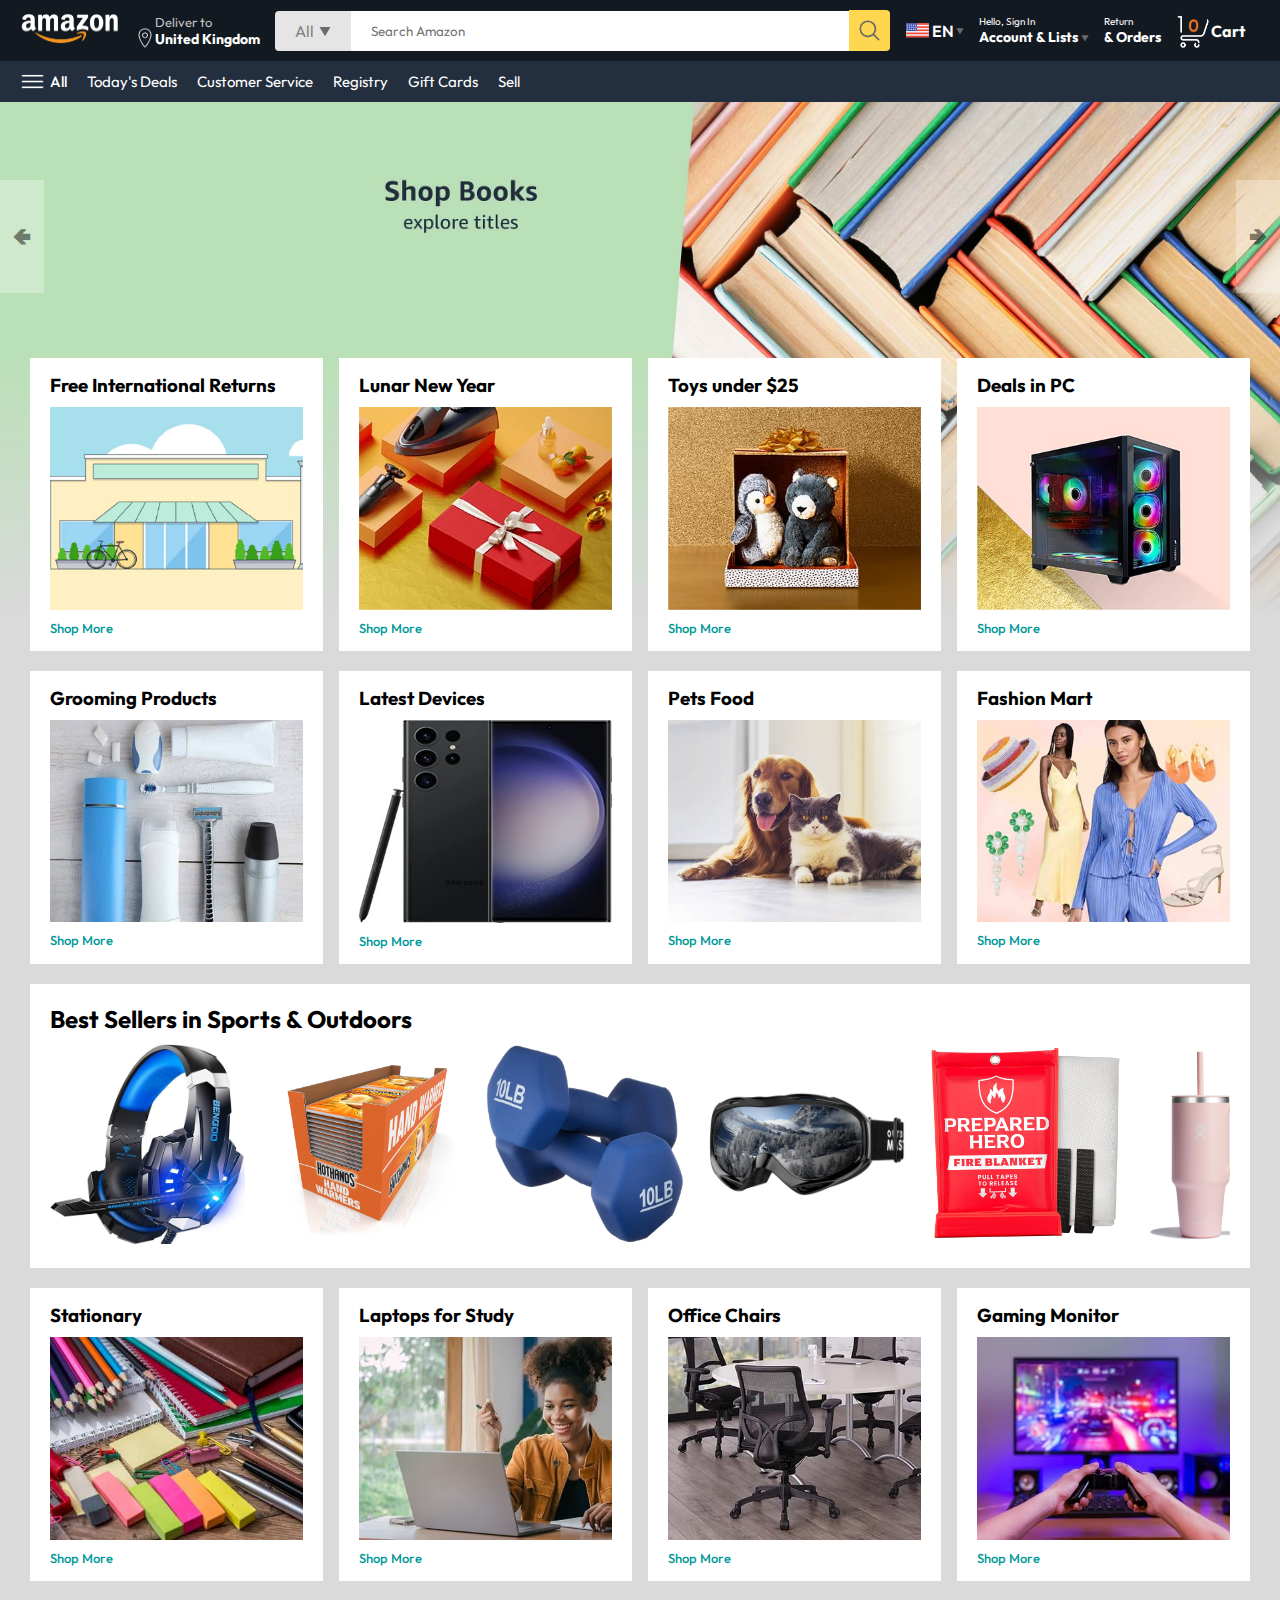
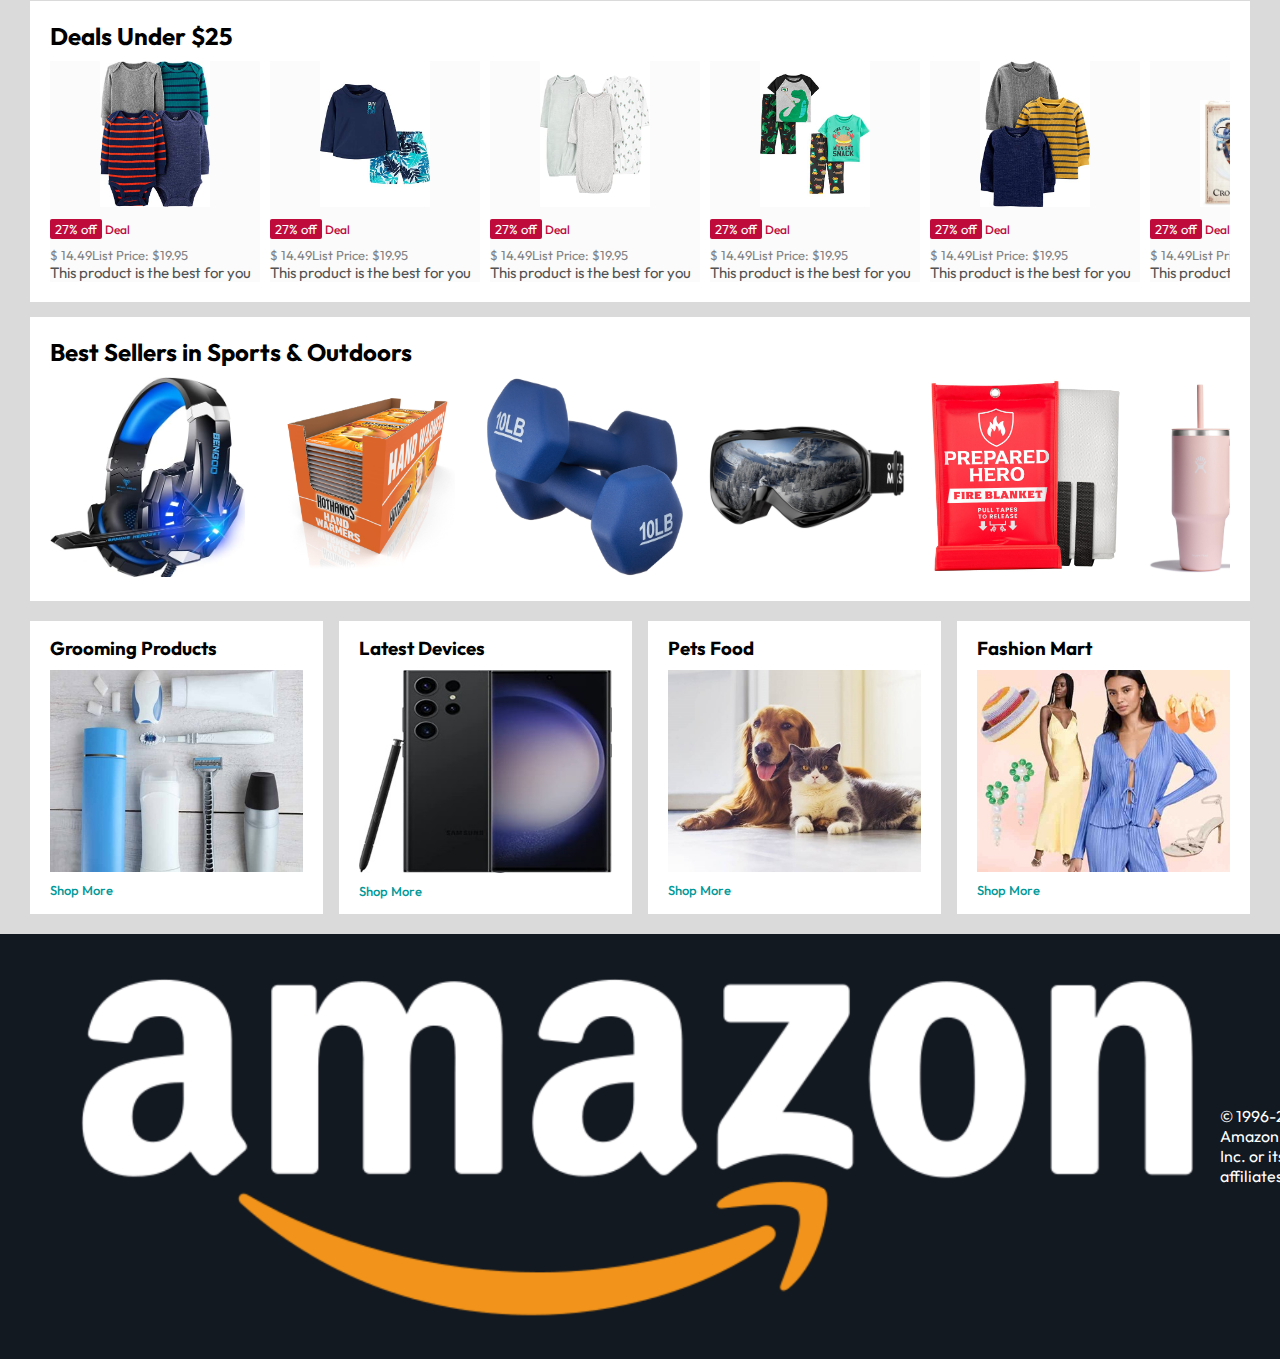
<file: index.html>
<!DOCTYPE html>
<html lang="en">

<head>
    <meta charset="UTF-8">
    <meta name="viewport" content="width=device-width, initial-scale=1.0">
    <title>Amazon Clone</title>
    <link rel="stylesheet" href="style.css">
</head>

<body>

    <nav>
        <a href="/">
            <img src="./assets/amazon_logo.png" width="100">
        </a>
        <div class="nav-country">
            <img src="./assets/location_icon.png" height="20" alt="">
            <div>
                <p>Deliver to</p>
                <h1>United Kingdom</h1>
            </div>
        </div>

        <div class="nav-search">
            <div class="nav-search-category">
                <p>All</p>
                <img src="./assets/dropdown_icon.png" height="12" alt="">
            </div>
            <input type="text" class="nav-search-input" placeholder="Search Amazon">
            <img src="./assets/search_icon.png" class="nav-search-icon">
        </div>

        <div class="nav-language">
            <img src="./assets/us_flag.png" width="25px" alt="">
            <p>EN</p>
            <img src="./assets/dropdown_icon.png" width="8px" alt="">
        </div>

        <div class="nav-text">
            <p><a href="/signin.html">Hello, Sign In</a></p>
            <h1>Account & Lists <img src="./assets/dropdown_icon.png" width="8px"></h1>
        </div>

        <div class="nav-text">
            <p>Return</p>
            <h1>& Orders</h1>
        </div>

        <a href="/signin.html" class="mobile-user-icon" style="display: none;">
            <img src="./assets/user.png" alt="">
        </a>

        <a href="./cart.html" class="nav-cart">
            <img src="./assets/cart_icon.png" width="35px" alt="">
            <h4>Cart</h4>
        </a>
    </nav>


    <div class="nav-bottom">
        <div>
            <img src="./assets/menu_icon.png" width="25px">
            <p>All</p>
        </div>
        <p>Today's Deals</p>
        <p>Customer Service</p>
        <p>Registry</p>
        <p>Gift Cards</p>
        <p>Sell</p>
    </div>

    <div class="header-slider">
        <a href="#" class="control_prev">&#129144</a>
        <a href="#" class="control_next">&#129146</a>
        <ul>
            <img src="./assets/header1.jpg" class="header-img" alt="">
            <img src="./assets/header2.jpg" class="header-img" alt="">
            <img src="./assets/header3.jpg" class="header-img" alt="">
            <img src="./assets/header4.jpg" class="header-img" alt="">
            <img src="./assets/header5.jpg" class="header-img" alt="">
            <img src="./assets/header6.jpg" class="header-img" alt="">

        </ul>
    </div>

    <div class="box-row header-box">
        <div class="box-col">
            <h3>Free International Returns</h3>
            <img src="./assets/box1-1.jpg" alt="">
            <a href="/">Shop More</a>
        </div>
        <div class="box-col">
            <h3>Lunar New Year</h3>
            <img src="./assets/box1-2.jpg" alt="">
            <a href="/">Shop More</a>
        </div>
        <div class="box-col">
            <h3>Toys under $25</h3>
            <img src="./assets/box1-3.jpg" alt="">
            <a href="/">Shop More</a>
        </div>
        <div class="box-col">
            <h3>Deals in PC</h3>
            <img src="./assets/box1-4.jpg" alt="">
            <a href="/">Shop More</a>
        </div>
    </div>

    <div class="box-row ">
        <div class="box-col">
            <h3>Grooming Products</h3>
            <img src="./assets/box2-1.jpg" alt="">
            <a href="/">Shop More</a>
        </div>
        <div class="box-col">
            <h3>Latest Devices</h3>
            <img src="./assets/box2-2.jpg" alt="">
            <a href="/">Shop More</a>
        </div>
        <div class="box-col">
            <h3>Pets Food</h3>
            <img src="./assets/box2-3.jpg" alt="">
            <a href="/">Shop More</a>
        </div>
        <div class="box-col">
            <h3>Fashion Mart</h3>
            <img src="./assets/box2-4.jpg" alt="">
            <a href="/">Shop More</a>
        </div>
    </div>

    <div class="products-slider">
        <h2>Best Sellers in Sports & Outdoors</h2>
        <div class="products">
            <a href="/product.html">
                <img src="./assets/product_img.jpg" alt="">
            </a>
            <img src="./assets/product1-1.jpg" alt="">
            <img src="./assets/product1-2.jpg" alt="">
            <img src="./assets/product1-3.jpg" alt="">
            <img src="./assets/product1-4.jpg" alt="">
            <img src="./assets/product1-5.jpg" alt="">
            <img src="./assets/product1-6.jpg" alt="">
            <img src="./assets/product1-7.jpg" alt="">
            <img src="./assets/product1-8.jpg" alt="">
            <img src="./assets/product1-9.jpg" alt="">
            <img src="./assets/product1-10.jpg" alt="">
        </div>
    </div>

    <div class="box-row ">
        <div class="box-col">
            <h3>Stationary</h3>
            <img src="./assets/box3-1.jpg" alt="">
            <a href="/">Shop More</a>
        </div>
        <div class="box-col">
            <h3>Laptops for Study</h3>
            <img src="./assets/box3-2.jpg" alt="">
            <a href="/">Shop More</a>
        </div>
        <div class="box-col">
            <h3>Office Chairs</h3>
            <img src="./assets/box3-3.jpg" alt="">
            <a href="/">Shop More</a>
        </div>
        <div class="box-col">
            <h3>Gaming Monitor</h3>
            <img src="./assets/box3-4.jpg" alt="">
            <a href="/">Shop More</a>
        </div>
    </div>

    <div class="product-slider-with-price">
        <h2>Deals Under $25</h2>
        <div class="products">
            <div class="product-card">
                <div class="product-img-container">
                    <img src="./assets/product2-1.jpg" alt="">
                </div>
                <div class="product-offer">
                    <p>27% off</p> <span>Deal</span>
                </div>
                <p class="product-price">$ <span>14.49</span>List Price: $19.95</p>
                <h4>This product is the best for you</h4>
            </div>

            <div class="product-card">
                <div class="product-img-container">
                    <img src="./assets/product2-2.jpg" alt="">
                </div>
                <div class="product-offer">
                    <p>27% off</p> <span>Deal</span>
                </div>
                <p class="product-price">$ <span>14.49</span>List Price: $19.95</p>
                <h4>This product is the best for you</h4>
            </div>

            <div class="product-card">
                <div class="product-img-container">
                    <img src="./assets/product2-3.jpg" alt="">
                </div>
                <div class="product-offer">
                    <p>27% off</p> <span>Deal</span>
                </div>
                <p class="product-price">$ <span>14.49</span>List Price: $19.95</p>
                <h4>This product is the best for you</h4>
            </div>

            <div class="product-card">
                <div class="product-img-container">
                    <img src="./assets/product2-4.jpg" alt="">
                </div>
                <div class="product-offer">
                    <p>27% off</p> <span>Deal</span>
                </div>
                <p class="product-price">$ <span>14.49</span>List Price: $19.95</p>
                <h4>This product is the best for you</h4>
            </div>

            <div class="product-card">
                <div class="product-img-container">
                    <img src="./assets/product2-5.jpg" alt="">
                </div>
                <div class="product-offer">
                    <p>27% off</p> <span>Deal</span>
                </div>
                <p class="product-price">$ <span>14.49</span>List Price: $19.95</p>
                <h4>This product is the best for you</h4>
            </div>

            <div class="product-card">
                <div class="product-img-container">
                    <img src="./assets/product2-6.jpg" alt="">
                </div>
                <div class="product-offer">
                    <p>27% off</p> <span>Deal</span>
                </div>
                <p class="product-price">$ <span>14.49</span>List Price: $19.95</p>
                <h4>This product is the best for you</h4>
            </div>

            <div class="product-card">
                <div class="product-img-container">
                    <img src="./assets/product2-7.jpg" alt="">
                </div>
                <div class="product-offer">
                    <p>27% off</p> <span>Deal</span>
                </div>
                <p class="product-price">$ <span>14.49</span>List Price: $19.95</p>
                <h4>This product is the best for you</h4>
            </div>

            <div class="product-card">
                <div class="product-img-container">
                    <img src="./assets/product2-8.jpg" alt="">
                </div>
                <div class="product-offer">
                    <p>27% off</p> <span>Deal</span>
                </div>
                <p class="product-price">$ <span>14.49</span>List Price: $19.95</p>
                <h4>This product is the best for you</h4>
            </div>

            <div class="product-card">
                <div class="product-img-container">
                    <img src="./assets/product2-9.jpg" alt="">
                </div>
                <div class="product-offer">
                    <p>27% off</p> <span>Deal</span>
                </div>
                <p class="product-price">$ <span>14.49</span>List Price: $19.95</p>
                <h4>This product is the best for you</h4>
            </div>

            <div class="product-card">
                <div class="product-img-container">
                    <img src="./assets/product2-10.jpg" alt="">
                </div>
                <div class="product-offer">
                    <p>27% off</p> <span>Deal</span>
                </div>
                <p class="product-price">$ <span>14.49</span>List Price: $19.95</p>
                <h4>This product is the best for you</h4>
            </div>

            <div class="product-card">
                <div class="product-img-container">
                    <img src="./assets/product2-11.jpg" alt="">
                </div>
                <div class="product-offer">
                    <p>27% off</p> <span>Deal</span>
                </div>
                <p class="product-price">$ <span>14.49</span>List Price: $19.95</p>
                <h4>This product is the best for you</h4>
            </div>
        </div>
    </div>

    <div class="products-slider">
        <h2>Best Sellers in Sports & Outdoors</h2>
        <div class="products">
            <a href="/product.html">
                <img src="./assets/product_img.jpg" alt="">
            </a>
            <img src="./assets/product1-1.jpg" alt="">
            <img src="./assets/product1-2.jpg" alt="">
            <img src="./assets/product1-3.jpg" alt="">
            <img src="./assets/product1-4.jpg" alt="">
            <img src="./assets/product1-5.jpg" alt="">
            <img src="./assets/product1-6.jpg" alt="">
            <img src="./assets/product1-7.jpg" alt="">
            <img src="./assets/product1-8.jpg" alt="">
            <img src="./assets/product1-9.jpg" alt="">
            <img src="./assets/product1-10.jpg" alt="">
        </div>
    </div>

    <div class="box-row ">
        <div class="box-col">
            <h3>Grooming Products</h3>
            <img src="./assets/box2-1.jpg" alt="">
            <a href="/">Shop More</a>
        </div>
        <div class="box-col">
            <h3>Latest Devices</h3>
            <img src="./assets/box2-2.jpg" alt="">
            <a href="/">Shop More</a>
        </div>
        <div class="box-col">
            <h3>Pets Food</h3>
            <img src="./assets/box2-3.jpg" alt="">
            <a href="/">Shop More</a>
        </div>
        <div class="box-col">
            <h3>Fashion Mart</h3>
            <img src="./assets/box2-4.jpg" alt="">
            <a href="/">Shop More</a>
        </div>
    </div>

    <footer>
        <img src="./assets/amazon_logo.png" width="100%" alt="">
        <p>© 1996-2024, Amazon.com, Inc. or its affiliates</p>
    </footer>

    <script src="script.js"></script>
</body>

</html>
</file>
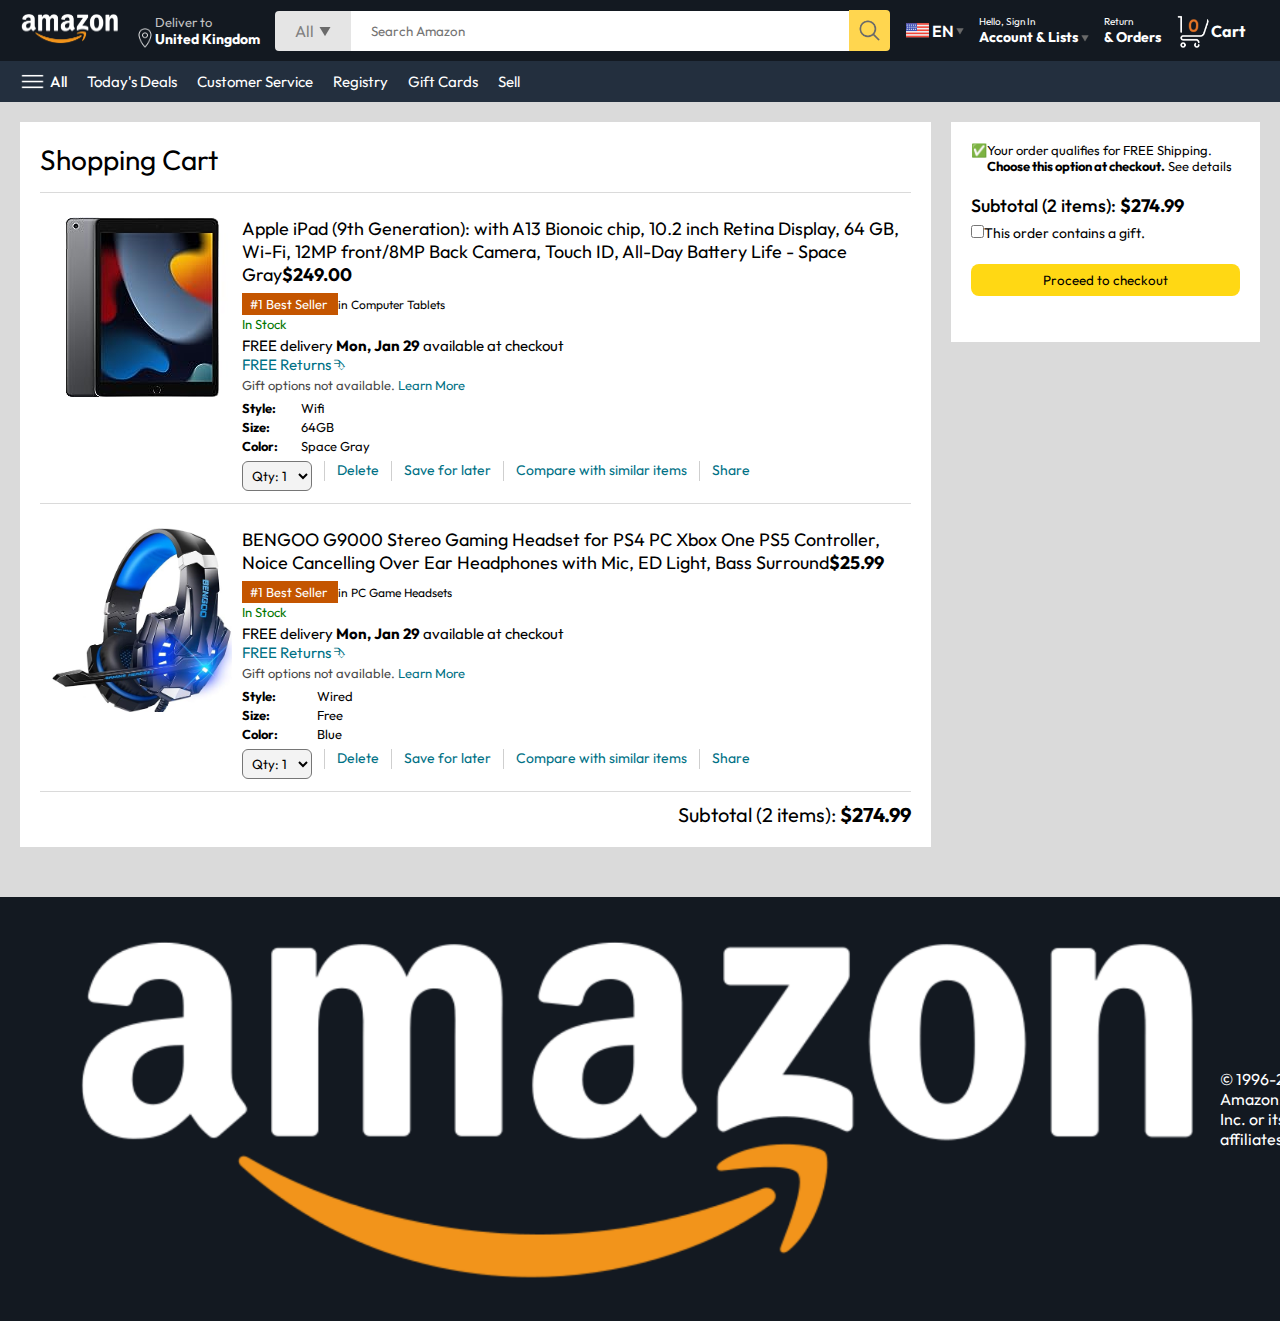
<file: cart.html>
<!DOCTYPE html>
<html lang="en">
<head>
    <meta charset="UTF-8">
    <meta name="viewport" content="width=device-width, initial-scale=1.0">
    <title>Cart</title>
    <link rel="stylesheet" href="./style.css">
    <link rel="stylesheet" href="./cart.css">
</head>
<body>
    
    
    <nav>
        <a href="/">
            <img src="./assets/amazon_logo.png" width="100">
        </a>
        <div class="nav-country">
            <img src="./assets/location_icon.png" height="20" alt="">
            <div>
                <p>Deliver to</p>
                <h1>United Kingdom</h1>
            </div>
        </div>

        <div class="nav-search">
            <div class="nav-search-category">
                <p>All</p>
                <img src="./assets/dropdown_icon.png" height="12" alt="">
            </div>
            <input type="text" class="nav-search-input" placeholder="Search Amazon">
            <img src="./assets/search_icon.png" class="nav-search-icon">
        </div>

        <div class="nav-language">
            <img src="./assets/us_flag.png" width="25px" alt="">
            <p>EN</p>
            <img src="./assets/dropdown_icon.png" width="8px" alt="">
        </div>

        <div class="nav-text">
            <p><a href="/signin.html">Hello, Sign In</a></p>
            <h1>Account & Lists <img src="./assets/dropdown_icon.png" width="8px"></h1>
        </div>

        <div class="nav-text">
            <p>Return</p>
            <h1>& Orders</h1>
        </div>

        <a href="" class="nav-cart">
            <img src="./assets/cart_icon.png" width="35px" alt="">
            <h4>Cart</h4>
        </a>
    </nav>


    <div class="nav-bottom">
        <div>
            <img src="./assets/menu_icon.png" width="25px">
            <p>All</p>
        </div>
        <p>Today's Deals</p>
        <p>Customer Service</p>
        <p>Registry</p>
        <p>Gift Cards</p>
        <p>Sell</p>
    </div>


    <div class="cart">
        <div class="cart-left">
            <h1>Shopping Cart</h1>
            <hr>
            <div class="product-cart-list">
                <img src="./assets/ipad_img.jpg" alt="" width="180px">
                <div>
                    <div class="product-cart-titleprice">
                        <p>Apple iPad (9th Generation): with A13 Bionoic chip, 10.2 inch Retina Display, 64 GB, Wi-Fi, 12MP front/8MP Back Camera, Touch ID, All-Day Battery Life - Space Gray<b>$249.00</b></p>
                    </div>
                    <p class="product-cart-bestseller">
                        <span>#1 Best Seller </span>in Computer Tablets
                    </p>
                    <p class="product-cart-stock">In Stock</p>
                    <p class="product-cart-delivery">FREE delivery <b>Mon, Jan 29</b> available at checkout</p>
                    <p class="product-cart-returns">FREE Returns &#11191</p>
                    <p class="product-cart-giftoptions">Gift options not available. <span>Learn More</span></p>

                    <div class="product-cart-specs">
                        <p><b>Style: </b></p> <p>Wifi</p>
                        <p><b>Size: </b></p> <p>64GB</p>
                        <p><b>Color: </b></p> <p>Space Gray</p>
                    </div>

                    <div class="cart-list-action">
                        <select>
                            <option value="1">Qty: 1</option>
                            <option value="2">Qty: 3</option>
                            <option value="3">Qty: 3</option>
                            <option value="4">Qty: 4</option>
                            <option value="5">Qty: 5</option>
                        </select>
                        <hr>

                        <p class="action-btn">Delete</p>
                        <hr>
                        <p class="action-btn">Save for later</p>
                        <hr>
                        <p class="action-btn">Compare with similar items</p>
                        <hr>
                        <p class="action-btn">Share</p>

                    </div>

                </div>
            </div>

            <hr>

            <div class="product-cart-list">
                <img src="./assets/product_img.jpg" alt="" width="180px">
                <div>
                    <div class="product-cart-titleprice">
                        <p>BENGOO G9000 Stereo Gaming Headset for PS4 PC Xbox One PS5 Controller, Noice Cancelling Over Ear Headphones with Mic, ED Light, Bass Surround<b>$25.99</b></p>
                    </div>
                    <p class="product-cart-bestseller">
                        <span>#1 Best Seller </span>in PC Game Headsets</p>
                    <p class="product-cart-stock">In Stock</p>
                    <p class="product-cart-delivery">FREE delivery <b>Mon, Jan 29</b> available at checkout</p>
                    <p class="product-cart-returns">FREE Returns &#11191</p>
                    <p class="product-cart-giftoptions">Gift options not available. <span>Learn More</span></p>

                    <div class="product-cart-specs">
                        <p><b>Style: </b></p> <p>Wired</p>
                        <p><b>Size: </b></p> <p>Free</p>
                        <p><b>Color: </b></p> <p>Blue</p>
                    </div>

                    <div class="cart-list-action">
                        <select>
                            <option value="1">Qty: 1</option>
                            <option value="2">Qty: 3</option>
                            <option value="3">Qty: 3</option>
                            <option value="4">Qty: 4</option>
                            <option value="5">Qty: 5</option>
                        </select>
                        <hr>

                        <p class="action-btn">Delete</p>
                        <hr>
                        <p class="action-btn">Save for later</p>
                        <hr>
                        <p class="action-btn">Compare with similar items</p>
                        <hr>
                        <p class="action-btn">Share</p>

                    </div>

                </div>
            </div>
            <hr>

            <div class="cart-list-subtotal">
                Subtotal (2 items): <b>$274.99</b>
            </div>


        </div>


        <div class="cart-right">

           <div class="cart-free-delivery">
            <p>&#x2705</p>
            <p>Your order qualifies for FREE Shipping. <b>Choose this option at checkout.</b> See details</p>
           </div> 

           <p class="cart-subtotal">Subtotal (2 items): <b>$274.99</b></p>
           <p class="cart-right-gift"> <input type="checkbox" name="" id="">This order contains a gift.</p>
           <button>Proceed to checkout</button>

        </div>
    </div>

    <footer class="footer-cart">
        <img src="./assets/amazon_logo.png" width="100%" alt="">
        <p>© 1996-2024, Amazon.com, Inc. or its affiliates</p>
    </footer>


</body>
</html>
</file>
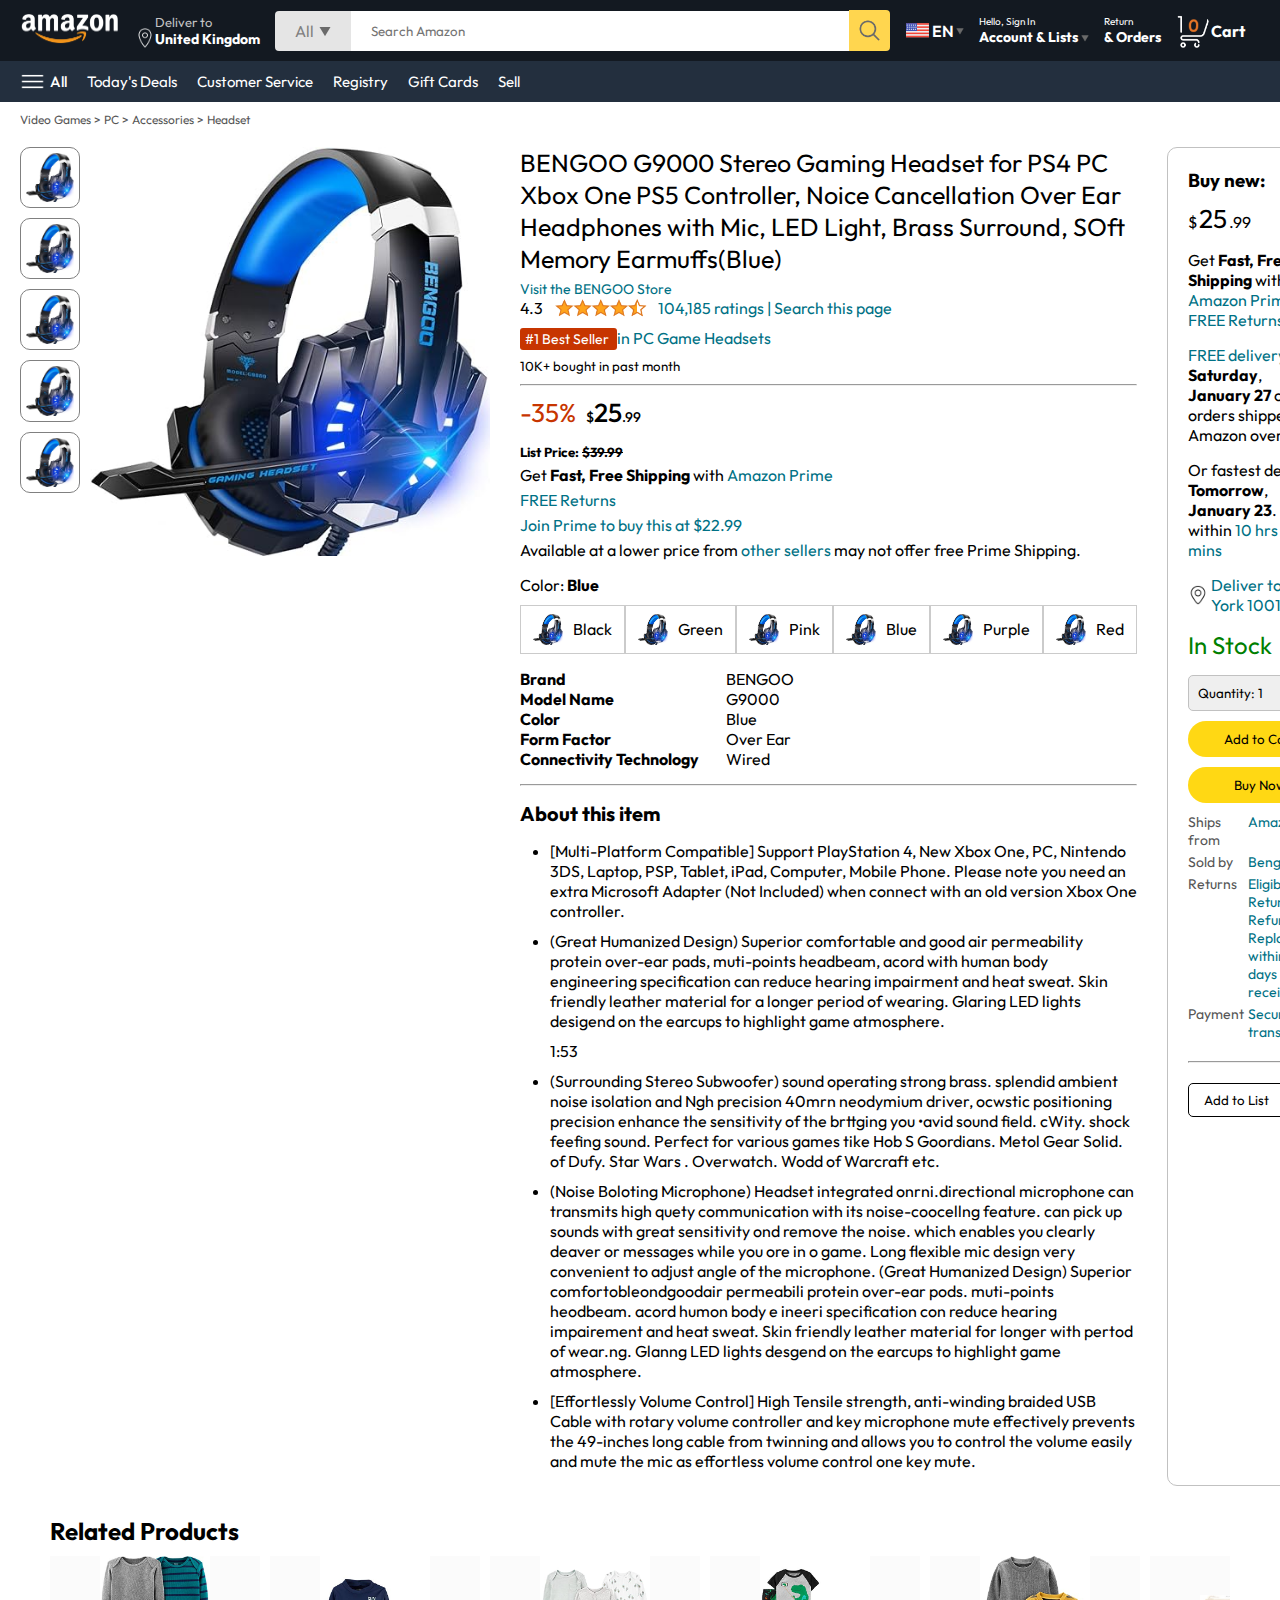
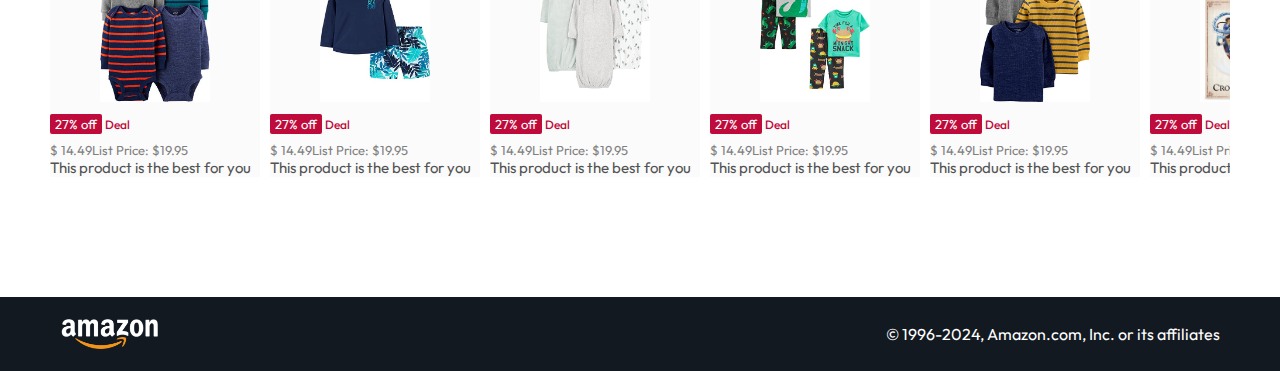
<file: product.html>
<!DOCTYPE html>
<html lang="en">

<head>
    <meta charset="UTF-8">
    <meta name="viewport" content="width=device-width, initial-scale=1.0">
    <title>Product Page</title>
    <link rel="stylesheet" href="style.css">
    <link rel="stylesheet" href="product.css">

</head>

<body>

    <nav>
        <a href="/">
            <img src="./assets/amazon_logo.png" width="100">
        </a>
        <div class="nav-country">
            <img src="./assets/location_icon.png" height="20" alt="">
            <div>
                <p>Deliver to</p>
                <h1>United Kingdom</h1>
            </div>
        </div>

        <div class="nav-search">
            <div class="nav-search-category">
                <p>All</p>
                <img src="./assets/dropdown_icon.png" height="12" alt="">
            </div>
            <input type="text" class="nav-search-input" placeholder="Search Amazon">
            <img src="./assets/search_icon.png" class="nav-search-icon">
        </div>

        <div class="nav-language">
            <img src="./assets/us_flag.png" width="25px" alt="">
            <p>EN</p>
            <img src="./assets/dropdown_icon.png" width="8px" alt="">
        </div>

        <div class="nav-text">
            <p><a href="/signin.html">Hello, Sign In</a></p>
            <h1>Account & Lists <img src="./assets/dropdown_icon.png" width="8px"></h1>
        </div>

        <div class="nav-text">
            <p>Return</p>
            <h1>& Orders</h1>
        </div>

        <a href="/signin.html" class="mobile-user-icon" style="display: none;"><img src="./assets/user.png" alt=""></a>

        <a href="" class="nav-cart">
            <img src="./assets/cart_icon.png" width="35px" alt="">
            <h4>Cart</h4>
        </a>
    </nav>


    <div class="nav-bottom">
        <div>
            <img src="./assets/menu_icon.png" width="25px">
            <p>All</p>
        </div>
        <p>Today's Deals</p>
        <p>Customer Service</p>
        <p>Registry</p>
        <p>Gift Cards</p>
        <p>Sell</p>
    </div>

    <p class="breadcrum">Video Games > PC > Accessories > Headset</p>

    <div class="product-display">
        <div class="product-d-image">
            <div class="product-icons">
                <img src="./assets/product_img.jpg" alt="" width="60">
                <img src="./assets/product_img.jpg" alt="" width="60">
                <img src="./assets/product_img.jpg" alt="" width="60">
                <img src="./assets/product_img.jpg" alt="" width="60">
                <img src="./assets/product_img.jpg" alt="" width="60">
            </div>
            <div class="product-main-image">
                <img src="./assets/product_img.jpg" alt="" width="400">
            </div>
        </div>
        <div class="product-d-details">
            <p class="product-title">
                BENGOO G9000 Stereo Gaming Headset for PS4 PC Xbox One PS5
                Controller, Noice Cancellation Over Ear Headphones with Mic, LED
                Light, Brass Surround, SOft Memory Earmuffs(Blue)
            </p>
            <div class="brand-store">
                Visit the BENGOO Store
            </div>
            <div class="product-rating">
                <div>
                    <div>4.3 <img src="./assets/rating_img.png" alt="" height="20px"></div>
                    <p>104,185 ratings | Search this page </p>
                </div>
                <p><span>#1 Best Seller </span> in PC Game Headsets</p>
                <h5>10K+ bought in past month</h5>
                <hr>
            </div>

            <div class="product-d-price">
                <div>
                    <p>-35%</p>
                    <h1>$<span>25</span>.99</h1>
                </div>
                <h5>List Price: <span>$39.99</span></h5>
                <p>Get <b> Fast, Free Shipping </b> with <span>Amazon Prime</span></p>
                <p><span>FREE Returns</span></p>
                <p><span>Join Prime to buy this at $22.99</span></p>
                <p>Available at a lower price from <span>other sellers </span> may not
                    offer free Prime Shipping.</p>
            </div>

            <div class="product-color-selection">
                <p>Color: <b>Blue</b></p>
                <div class="product-color-options">
                    <div class="option">
                        <img src="./assets/product_img.jpg" alt="" width="30px">
                        <p>Black</p>
                    </div>
                    <div class="option">
                        <img src="./assets/product_img.jpg" alt="" width="30px">
                        <p>Green</p>
                    </div>
                    <div class="option">
                        <img src="./assets/product_img.jpg" alt="" width="30px">
                        <p>Pink</p>
                    </div>
                    <div class="option">
                        <img src="./assets/product_img.jpg" alt="" width="30px">
                        <p>Blue</p>
                    </div>
                    <div class="option">
                        <img src="./assets/product_img.jpg" alt="" width="30px">
                        <p>Purple</p>
                    </div>
                    <div class="option">
                        <img src="./assets/product_img.jpg" alt="" width="30px">
                        <p>Red</p>
                    </div>

                </div>

                    <div class="product-info">
                        <p><b>Brand</b></p>
                        <p>BENGOO</p>
                        <p><b>Model Name</b></p>
                        <p>G9000</p>
                        <p><b>Color</b></p>
                        <p>Blue</p>
                        <p><b>Form Factor</b></p>
                        <p>Over Ear</p>
                        <p><b>Connectivity Technology</b></p>
                        <p>Wired</p>
                    </div>
                    <hr>

                    <div class="product-description">
                        <h1>About this item</h1>
                        <ul>
                            <li>[Multi-Platform Compatible] Support PlayStation 4, New
                                Xbox One, PC, Nintendo 3DS, Laptop, PSP, Tablet, iPad,
                                Computer, Mobile Phone. Please note you need an extra
                                Microsoft Adapter (Not Included) when connect with an old
                                version Xbox One controller.</li>
                            </li>
                            <li> (Great Humanized Design) Superior comfortable and
                                good air permeability protein over-ear pads, muti-points
                                headbeam, acord with human body engineering specification
                                can reduce hearing impairment and heat sweat. Skin
                                friendly leather material for a longer period of wearing.
                                Glaring LED lights desigend on the earcups to highlight
                                game atmosphere.
                            </li>1:53
                            <li>
                                (Surrounding Stereo Subwoofer) sound operating strong brass. splendid ambient noise
                                isolation and Ngh precision 40mrn
                                neodymium driver, ocwstic positioning precision enhance the sensitivity of the brttging
                                you •avid sound field.
                                cWity. shock feefing sound. Perfect for various games tike Hob S Goordians. Metol Gear
                                Solid. of Dufy. Star Wars
                                . Overwatch. Wodd of Warcraft etc.
                            </li>
                            <li>
                                (Noise Boloting Microphone) Headset integrated onrni.directional microphone can
                                transmits high quety communication with its
                                noise-coocellng feature. can pick up sounds with great sensitivity ond remove the noise.
                                which enables you clearly deaver or
                                messages while you ore in o game. Long flexible mic design very convenient to adjust
                                angle of the microphone.
                                (Great Humanized Design) Superior comfortobleondgoodair permeabili protein over-ear
                                pods. muti-points heodbeam. acord
                                humon body e ineeri specification con reduce hearing impairement and heat sweat. Skin
                                friendly leather material for longer with
                                pertod of wear.ng. Glanng LED lights desgend on the earcups to highlight game
                                atmosphere.
                            </li>
                            <li>
                                [Effortlessly Volume Control] High Tensile strength, anti-winding braided USB Cable with
                                rotary volume controller and key microphone mute effectively prevents the 49-inches long
                                cable from twinning and allows you to control the volume easily and mute the mic as
                                effortless volume control one key mute.
                            </li>

                        </ul>
                    </div>
                
            </div>

        </div>
        <div class="product-d-purchase">
            <div class="title">
                <h3>Buy new: </h3><img src="./assets/circle_icon.png" alt="" width="20px">
            </div>
            <h1 class="price">$<span>25</span>.99</h1>
            <div class="gap">
                <p>Get <b>Fast, Free Shipping</b> with <span> Amazon Prime </span></p>
                <p><span>FREE Returns</span></p>
            </div>

            <div class="gap">
                <p><span>FREE delivery</span> <b>Saturday</b>,</p>
                <p><b>January 27</b> on orders shipped by Amazon over $35</p>
            </div>

            <div class="gap">
                <p>Or fastest delivery <b>Tomorrow</b>, <b>January 23</b>. Order within <span>10 hrs 56 mins</span></p>
            </div>

            <div class="delivery-location">
                <img src="./assets/location_icon_dark.png" alt="" width="20px">
                <p><span>Deliver to New York 10014</span></p>
            </div>
            <h2 class="product-stock">In Stock</h2>
            <select class="product-quantity">
                <option value="1">Quantity: 1</option>
                <option value="2">Quantity: 2</option>
                <option value="3">Quantity: 3</option>
            </select>

            <button class="btn">Add to Cart</button>
            <button class="btn product-buy">Buy Now</button>

            <div class="product-seller-info">
                <p>Ships from</p>
                <p><span>Amazon</span></p>
                <p>Sold by</p>
                <p><span>Bengoo Inc.</span></p>
                <p>Returns</p>
                <p><span>Eligible for Return, Refund or Replacement within 30 days of receipt</span></p>
                <p>Payment</p>
                <p><span>Secure transaction</span></p>
            </div>

            <hr>

            <button class="product-add-list">Add to List</button>
        </div>
    </div>

    <div class="product-slider-with-price">
        <h2>Related Products</h2>
        <div class="products">
            <div class="product-card">
                <div class="product-img-container">
                    <img src="./assets/product2-1.jpg" alt="">
                </div>
                <div class="product-offer">
                    <p>27% off</p> <span>Deal</span>
                </div>
                <p class="product-price">$ <span>14.49</span>List Price: $19.95</p>
                <h4>This product is the best for you</h4>
            </div>

            <div class="product-card">
                <div class="product-img-container">
                    <img src="./assets/product2-2.jpg" alt="">
                </div>
                <div class="product-offer">
                    <p>27% off</p> <span>Deal</span>
                </div>
                <p class="product-price">$ <span>14.49</span>List Price: $19.95</p>
                <h4>This product is the best for you</h4>
            </div>

            <div class="product-card">
                <div class="product-img-container">
                    <img src="./assets/product2-3.jpg" alt="">
                </div>
                <div class="product-offer">
                    <p>27% off</p> <span>Deal</span>
                </div>
                <p class="product-price">$ <span>14.49</span>List Price: $19.95</p>
                <h4>This product is the best for you</h4>
            </div>

            <div class="product-card">
                <div class="product-img-container">
                    <img src="./assets/product2-4.jpg" alt="">
                </div>
                <div class="product-offer">
                    <p>27% off</p> <span>Deal</span>
                </div>
                <p class="product-price">$ <span>14.49</span>List Price: $19.95</p>
                <h4>This product is the best for you</h4>
            </div>

            <div class="product-card">
                <div class="product-img-container">
                    <img src="./assets/product2-5.jpg" alt="">
                </div>
                <div class="product-offer">
                    <p>27% off</p> <span>Deal</span>
                </div>
                <p class="product-price">$ <span>14.49</span>List Price: $19.95</p>
                <h4>This product is the best for you</h4>
            </div>

            <div class="product-card">
                <div class="product-img-container">
                    <img src="./assets/product2-6.jpg" alt="">
                </div>
                <div class="product-offer">
                    <p>27% off</p> <span>Deal</span>
                </div>
                <p class="product-price">$ <span>14.49</span>List Price: $19.95</p>
                <h4>This product is the best for you</h4>
            </div>

            <div class="product-card">
                <div class="product-img-container">
                    <img src="./assets/product2-7.jpg" alt="">
                </div>
                <div class="product-offer">
                    <p>27% off</p> <span>Deal</span>
                </div>
                <p class="product-price">$ <span>14.49</span>List Price: $19.95</p>
                <h4>This product is the best for you</h4>
            </div>

            <div class="product-card">
                <div class="product-img-container">
                    <img src="./assets/product2-8.jpg" alt="">
                </div>
                <div class="product-offer">
                    <p>27% off</p> <span>Deal</span>
                </div>
                <p class="product-price">$ <span>14.49</span>List Price: $19.95</p>
                <h4>This product is the best for you</h4>
            </div>

            <div class="product-card">
                <div class="product-img-container">
                    <img src="./assets/product2-9.jpg" alt="">
                </div>
                <div class="product-offer">
                    <p>27% off</p> <span>Deal</span>
                </div>
                <p class="product-price">$ <span>14.49</span>List Price: $19.95</p>
                <h4>This product is the best for you</h4>
            </div>

            <div class="product-card">
                <div class="product-img-container">
                    <img src="./assets/product2-10.jpg" alt="">
                </div>
                <div class="product-offer">
                    <p>27% off</p> <span>Deal</span>
                </div>
                <p class="product-price">$ <span>14.49</span>List Price: $19.95</p>
                <h4>This product is the best for you</h4>
            </div>

            <div class="product-card">
                <div class="product-img-container">
                    <img src="./assets/product2-11.jpg" alt="">
                </div>
                <div class="product-offer">
                    <p>27% off</p> <span>Deal</span>
                </div>
                <p class="product-price">$ <span>14.49</span>List Price: $19.95</p>
                <h4>This product is the best for you</h4>
            </div>
        </div>
    </div>

    <footer class="product-footer">
        <img src="./assets/amazon_logo.png" width="100px" alt="">
        <p>© 1996-2024, Amazon.com, Inc. or its affiliates</p>
    </footer>

    <script>
        for (const item of scrollContainer) {
            item.addEventListener('wheel', (evt) => {
                evt.preventDefault();
                item.scrollLeft += evt.deltaY;
            });
        }
    </script>

</body>

</html>
</file>
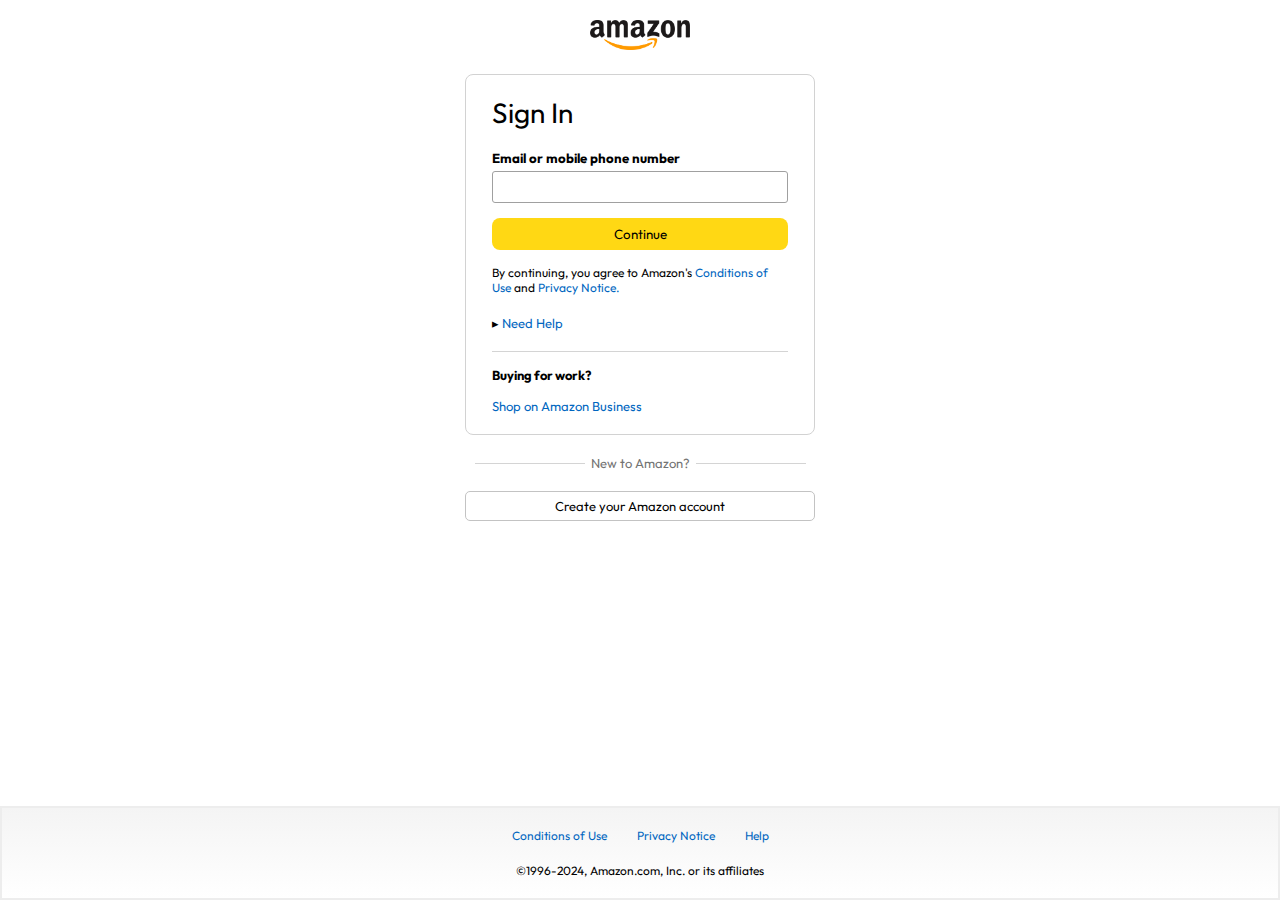
<file: signin.html>
<!DOCTYPE html>
<html lang="en">
<head>
    <meta charset="UTF-8">
    <meta name="viewport" content="width=device-width, initial-scale=1.0">
    <title>Sign In</title>
    <link rel="stylesheet" href="signin.css">
</head>
<body>

    <a href="/"><img class="logo" src="./assets/amazon_logo_dark.png" alt="" width="100px"></a>

    <div class="signin-container">
        <h1 class="signin-title">Sign In</h1>
        <h5 class="input-lable">Email or mobile phone number</h5>
        <input type="text">
        <button>Continue</button>
        <p class="signin-conditions">By continuing, you agree to Amazon's <span>Conditions of Use</span> and <span>Privacy Notice.</span></p>

        <p class="signin-help">&#9656 <span>Need Help</span></p>
        <hr>

        <h4>Buying for work?</h4>
        <p class="signin-business"><span>Shop on Amazon Business</span></p>

    </div>

    <div class="signin-bottom">
        <hr>
        <p>New to Amazon?</p>
        <hr>
    </div>
    <a href="/signup.html"><button class="signin-signup-btn">Create your Amazon account</button></a>
    

    <footer>
        <div class="footer-links">
            <a href="#">Conditions of Use </a>
            <a href="#">Privacy Notice </a>
            <a href="#">Help </a>
        </div>
        <p class="footer-copyright">
            ©1996-2024, Amazon.com, Inc. or its affiliates
        </p>
    </footer>
    
</body>
</html>
</file>
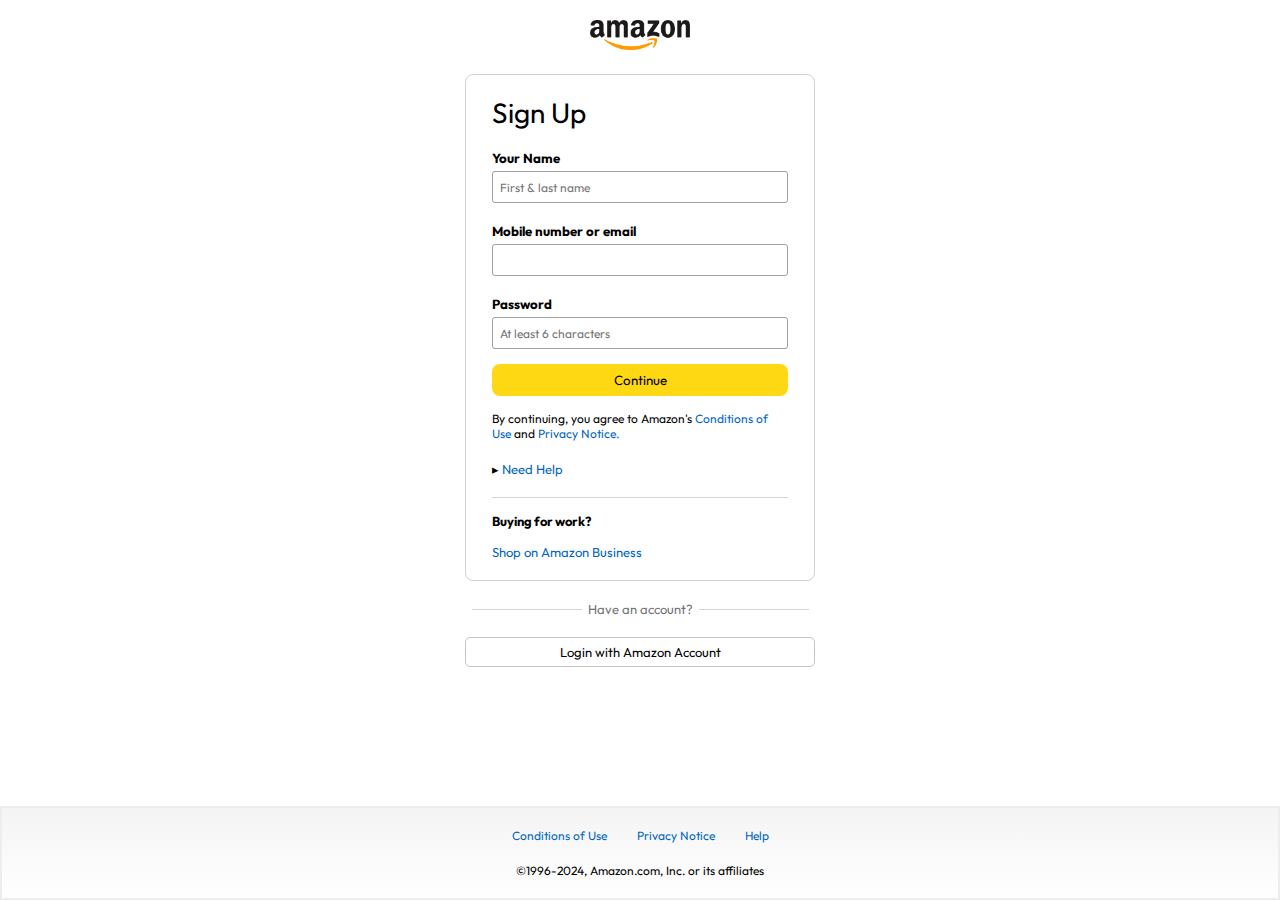
<file: signup.html>
<!DOCTYPE html>
<html lang="en">
<head>
    <meta charset="UTF-8">
    <meta name="viewport" content="width=device-width, initial-scale=1.0">
    <title>Sign Up</title>
    <link rel="stylesheet" href="/signin.css">
</head>
<body>

    <a href="/"><img class="logo" src="./assets/amazon_logo_dark.png" alt="" width="100px"></a>

    <div class="signin-container">
        <h1 class="signin-title">Sign Up</h1>
        <h5 class="input-lable">Your Name</h5>
        <input type="text" placeholder="First & last name">
        <h5 class="input-lable">
            Mobile number or email
        </h5>
        <input type="text" name="" id="">
        <h5 class="input-lable">
            Password
        </h5>
        <input type="password" name="" id="" placeholder="At least 6 characters ">
        <button>Continue</button>
        <p class="signin-conditions">By continuing, you agree to Amazon's <span>Conditions of Use</span> and <span>Privacy Notice.</span></p>

        <p class="signin-help">&#9656 <span>Need Help</span></p>
        <hr>

        <h4>Buying for work?</h4>
        <p class="signin-business"><span>Shop on Amazon Business</span></p>

    </div>

    <div class="signin-bottom">
        <hr>
        <p>Have an account?</p>
        <hr>
    </div>
    <a href="/signin.html"><button class="signin-signup-btn">Login with Amazon Account</button></a>
    

    <footer>
        <div class="footer-links">
            <a href="#">Conditions of Use </a>
            <a href="#">Privacy Notice </a>
            <a href="#">Help </a>
        </div>
        <p class="footer-copyright">
            ©1996-2024, Amazon.com, Inc. or its affiliates
        </p>
    </footer>
    
</body>
</html>
</file>
<file: style.css>
@import url('https://fonts.googleapis.com/css2?family=Outfit:wght@400..900&family=Poppins:wght@200;300;400;500;600;700&display=swap');

*{
    margin: 0;
    padding: 0;
    box-sizing: border-box;
    font-family: "Outfit", sans-serif;
}

body{
    background: #dadada;
}

a{
    text-decoration: none;
    color: inherit;
}

nav{
    display: flex;
    align-items: center;
    justify-content: space-between;
    background: #131921;
    padding: 10px 20px;
    color: #fff;
}

.nav-country{
    display: flex;
    align-items: end;
    margin-left: 15px;
    font-size: 13px;
    color: #c4c4c4;
}

.nav-country h1{
    color: #fff;
    font-size: 14px;
}

.nav-search{
    flex: 1; /*takes in entire space available*/
    display: flex;
    align-items: center;
    color: gray;
    max-width: 1000px;
    border-radius: 4px;
    margin-left: 15px;
}

.nav-search-category{
    display: flex;
    align-items: center;
    padding: 10px 20px;
    gap: 5px;
    background: #e5e5e5;
    border-radius: 4px 0 0 4px;
}

.nav-search-input{
    border: none;
    outline: none;
    padding-left: 20px;
    width: 100%;
    height: 40px;
}

.nav-search-icon{
    max-width: 41px;
    padding: 8px;
    background: #ffd64f;
    border-radius: 0px 4px 4px 0px;
}

.nav-language{
    display: flex;
    align-items: center;
    gap: 2px;
    font-weight: 600;
    margin-left: 15px;
}

.nav-text{
    margin-left: 15px;
}

.nav-text p{
    font-size: 10px;
}

.nav-text h1{
    font-size: 14px;
}

.nav-cart{
    display: flex;
    align-items: center;
    margin: 0px 15px;
}

.nav-bottom{
    display: flex;
    align-items: center;
    gap: 20px;
    padding: 8px 20px;
    background: #232f3e;
    color: #fff;
    font-size: 15px;
}

.nav-bottom div{
    display: flex;
    align-items: center;
    gap: 5px;
    font-weight: 500;
}

.header-slider ul{
    display: flex;
    overflow-y: hidden;
}

.header-img{
    max-width: 100%;
    mask-image: linear-gradient(to bottom, #000000 50%, transparent 100%);
}

.header-slider a{
    position: absolute;
    top: 20%;
    z-index: 1;
    padding: 5vh 1vw;
    background: #ffffff4f;
    color: #0000007b;
    text-decoration: none;
    font-weight: 600;
    font-size: 18px;
    cursor: pointer;
}

.control_next{
    right: 0;
}

.box-row{
    display: flex;
    flex-wrap: wrap;
    row-gap: 20px;
    justify-content: space-between;
    margin: 20px 30px;
}

.box-col{
    display: flex;
    flex-direction: column;
    gap: 10px;
    padding: 15px 20px;
    background: #fff;
    max-width: 24%;
    min-height: 200px;
    z-index: 1;
}

.box-col a{
    font-size: 13px;
    color: #009999;
    font-weight: 500;
}

.header-box{
    margin-top: -20vw;
}

.products-slider{
    background: #fff;
    margin: 0 30px;
    padding: 20px;
    margin-bottom: 15px;
}

.products-slider .products{
    display: flex;
    overflow-x: auto;
    gap: 20px;
    margin-top: 10px;
}

.products-slider .products img{
    max-width: 200px;
    max-height: 200px;
}

.products-slider .products::-webkit-scrollbar{
    display: none;
}

.product-slider-with-price{
    background: #fff;
    margin: 0 30px;
    padding: 20px;
    margin-bottom: 15px;
}

.product-slider-with-price .products{
    display: flex;
    overflow-x: auto;
    gap: 10px;
    margin-top: 10px;
}

.product-slider-with-price .products::-webkit-scrollbar{
    display: none;
}

.product-card{
    display: flex;
    flex-direction: column;
    justify-content: end;
    min-width: 210px;
    background: #fbfbfb;
}

.product-card img{
    width: 110px;
    margin: 0 50px;
}

.product-offer p{
    background: #be0b3b;
    color: #fff;
    display: inline-block;
    padding: 2px 5px;
    border-radius: 2px;
    margin: 8px 0;
    font-size: 13px;
}

.product-offer span{
    color: #be0b3b;
    font-weight: 500;
    font-size: 12px;
}

.product-price{
    color: gray;
    font-size: 13px;
}
.product-card h4{
    color: #525252;
    font-size: 15px;
    font-weight: 400;
}

footer{
    display: flex;
    justify-content: space-between;
    align-items: center;
    color: #fff;
    background: #131921;
    padding: 20px 60px;
}

/*----------Media query --------------*/

@media only screen and (max-width: 900px){
    nav{
        flex-wrap: wrap;
    }

    .nav-search{
        order:7;
        margin: 15px 0 5px;
        min-width: 300px;
    }

    .box-col{
        max-width: 48%;
    }
}

@media only screen and(max-width: 600px){
    .nav-country{
        display: none;
    }

    .nav-language{
        display: none;
    }

    .nav-text{
        display: none;
    }

    .nav-bottom{
        font-size: 13px;
        gap: 10px;
        overflow-x: scroll;
    }

    .nav-bottom::-webkit-scrollbar{
        display: none;
    }

    .nav-bottom p{
        text-wrap: nowrap;
    }

    .mobile-user-icon{
        display: flex !important;
        flex: 1;
        justify-content: flex-end;
    }

    .mobile-user-icon img{
        width: 25px;
    }

    .nav-cart h4{
        display: none;
    }

    .nav-cart img{
        width: 25px;
    }

    .header-slider a{
        top: 24%;
        padding: 2vh 1vw;
        font-size: 15px;
    }

    .box-col{
        max-width: 100%;
        width: 100%;
    }

    footer{
        justify-content: center;
        flex-direction: column;
        font-size: 14px;
    }
}
</file>
<file: cart.css>
.cart{
    display: flex;
    gap: 20px;
    margin: 20px;
}

.cart-left{
    background: white;
    padding: 20px;
}

.cart-left h1{
    font-size: 28px;
    font-weight: 400;
    margin-bottom: 15px;
}

.cart-left hr{
    border: none;
    height: 1px;
    background: #dadada;
}

.product-cart-list{
    display: flex;
    align-items: start;
    gap: 10px;
    padding: 24px 0 12px 12px;
}

.product-cart-titleprice{
    display: flex;
    gap: 20px;
    font-size: 18px;
}

.product-cart-bestseller{
    font-size: 12px;
    margin-top: 10px;
}

.product-cart-bestseller span{
    font-size: 13px;
    background: #c45500;
    color: #fff;
    padding: 3px 8px;
}

.product-cart-stock{
    font-size: 13px;
    color: #007600;
    margin: 4px 0;
}

.product-cart-delivery{
    font-size: 15px;
}

.product-cart-returns{
    font-size: 15px;
    color: #007185;
    font-weight: 400;
}

.product-cart-giftoptions{
    color: #494949;
    font-size: 13px;
    margin: 3px 0;
}

.product-cart-giftoptions span{
    color: #007185;
}

.product-cart-specs{
    max-width: 150px;
    display: grid;
    grid-template-columns: auto auto;
    row-gap: 3px;
    font-size: 13px;
    margin: 7px 0;
}

.cart-list-action{
    display: flex;
    gap: 12px;
    font-size: 14px;
    color: #007185;
}

.cart-list-action hr{
    height: 20px;
    width: 1px;
    background: #cfcfcf;
}

.cart-list-action select{
    padding: 5px;
    border-radius: 6px;
    background: #f3f3f3;
}

.cart-list-subtotal{
    text-align: right;
    font-size: 20px;
    margin-top: 10px;
}

.cart-right{
    background: white;
    padding: 20px;
    max-height: 220px;
    min-width: 280px;
}

.cart-free-delivery{
    display: flex;
    font-size: 13px;
}

.cart-subtotal{
    margin-top: 20px;
    font-size: 18px;
    font-weight: 500;
}

.cart-right-gift{
    margin: 7px 0;
    font-size: 14px;
}

.cart-right button{
    width: 100%;
    height: 32px;
    margin: 15px 0;
    background: #ffd814;
    border: none;
    border-radius: 8px;
    cursor: pointer;
}

.cart-right button:hover{
    background: #ebc712;
}

.footer-cart{
     margin-top: 50px;
}
</file>
<file: product.css>
body{
    background: #fff;
}
.breadcrum{
    padding: 10px 20px;
    font-size: 12px;
    color: #565656;
}

.product-display{
    min-height: 100%;
    padding: 10px 20px;
    display: flex;
}

.product-d-image{
    display: flex;
    gap: 10px;
}

.product-icons{
    display: flex;
    flex-direction: column;
    gap: 10px;
}

.product-icons img{
    border: 1px solid gray;
    border-radius: 10px;
    padding: 5px;
}

.product-d-details{
    margin: 0 30px;
}

.product-title{
    font-size: 25px;

}

.brand-store{
    margin-top: 5px;
    color: #007185;
    font-size: 14px;
}

.product-rating{
    display: flex;
    flex-direction: column;
    gap: 10px;
}

.product-rating div{
    display: flex;
    align-items: center;
    gap: 10px;
}

.product-rating p{
    color: #007185;
}

.product-rating p span{
    color: #fff;
    background: #c73500;
    padding: 2px 5px;
    border-radius: 3px;
    font-size: 14px;
}

.product-rating h5{
    font-weight: 400;
}

.product-d-price{
    display: flex;
    flex-direction: column;
    gap: 5px;
}

.product-d-price div{
    display: flex;
    align-items: center;
    gap: 10px;
    margin: 10px 0;
}

.product-d-price div p{
    font-size: 26px;
    color: #c73500;
}

.product-d-price div h1{
    font-size: 14px;
    font-weight: 500;
}

.product-d-price div h1 span{
    font-size: 26px;
    font-weight: 500;
}

.product-d-price div h5{
    color: #565656;
    font-weight: 400;
}

.product-d-price h5 span{
    text-decoration: line-through;
}

.product-d-price p span{
    color: #007185;
}

.product-color-selection{
    margin: 15px 0;
}

.product-color-options{
    display: flex;
    justify-content: space-between;
    margin-top: 10px;
}

.option{
    display: flex;
    align-items: center;
    padding: 8px 12px;
    border: 1px solid #cbcbcb;
    gap: 10px;
}

.product-info{
    display: grid;
    grid-template-columns: auto auto;
    max-width: 300px;
    margin: 15px 0;
}

.product-description h1{
    font-size: 20px;
    margin: 15px 0;
}

.product-description ul{
    display: flex;
    flex-direction: column;
    gap: 10px;
    margin-left: 30px;
}

.product-d-purchase{
    width: 100%;
    max-width: 280px;
    border: 1px solid #c1c1c1;
    border-radius: 10px;
    padding: 20px;
}

.product-d-purchase .title{
    display: flex;
    justify-content: space-between;
    align-items: center;
}

.product-d-purchase .price{
    font-size: 16px;
    font-weight: 400;
    margin: 10px 0;
}

.product-d-purchase .price span{
    font-size: 26px;
    padding: 2px;
}

.product-d-purchase .gap{
    margin: 15px 0;
}

.product-d-purchase p span{
    color: #007185;
}

.delivery-location{
    display: flex;
    align-items: center;
    gap: 3px;
}

.product-stock{
    margin: 15px 0;
    color: green;
    font-weight: 400;
}

.product-quantity{
    padding: 8px 5px;
    outline: none;
    width: 100%;
    border-radius: 5px;
    background: #efefef;
    border-color: #c1c1c1;
}

.product-d-purchase .btn{
    outline: none;
    border: none;
    background: #ffd814;
    width: 100%;
    padding: 10px 0;
    margin-top: 10px;
    border-radius: 50px;
    cursor: pointer;
}

.product-d-purchase .btn .product-buy{
    background: #ffa41c;
}

.product-seller-info{
    margin-top: 10px;
    display: grid;
    grid-template-columns: auto auto;
    gap: 4px;
    font-size: 14px;
    color: #565656;
}

.product-seller-info span{
    color: #007185;
}

.product-d-purchase hr{
    margin: 20px 0;
}

.product-add-list{
    width: 100%;
    padding: 8px 15px;
    border-radius: 5px;
    border: 1px solid #000;
    text-align: start;
    background: white;
    cursor: pointer;
}

.product-footer{
    margin-top: 100px;
}


/*----------Media Query--------------------*/

@media only screen and (max-width: 900px){
    .product-display{
        flex-wrap: wrap;
    }
}

@media only screen and (max-width: 600px){
    .product-icons{
        display: none;
    }

    .product-main-image img{
        width: 100%;
        padding: 20px;
    }

    .option{
        padding: 6px 8px;
    }

    .option p{
        display: none;
    }

    .product-d-purchase{
        max-width: 90%;
        margin: 20px auto 10px;
    }
}
</file>
<file: signin.css>
@import url('https://fonts.googleapis.com/css2?family=Outfit:wght@400..900&family=Poppins:wght@200;300;400;500;600;700&display=swap');

*{
    margin: 0;
    padding: 0;
    box-sizing: border-box;
    font-family: "Outfit", sans-serif;
}

body{
    background: #fff;
    text-align: center;
    font-family: Outfit;
    min-height: 100vh;
}

.logo{
    margin-top: 20px;

}

.signin-container{
    max-width: 350px;
    border: 1px solid #d2d2d2;
    margin: auto;
    margin-top: 20px;
    padding: 20px 26px;
    border-radius: 8px;
    text-align: left;
}

.signin-title{
    font-size: 28px;
    font-weight: 400;
}

.input-lable{
    margin-top: 20px;
}

.signin-container input{
    width: 100%;
    height: 32px;
    margin-top: 5px;
    padding: 3px 7px;
    border-radius: 3px;
    border: 1px solid #a0a0a0;
    font-size: 12px;
}

.signin-container input:focus{
    outline: 3px solid #c2f2ff;
}

.signin-container button{
    width: 100%;
    height: 32px;
    margin: 15px 0;
    background: #ffd814;
    border: none;
    border-radius: 8px;
    cursor: pointer;
}

.signin-container button:hover{
    background: #ebc712;
}

.signin-conditions{
    font-size: 12px;
}

.signin-container p span{
    color: #0066c0;
}

.signin-help{
    font-size: 13px;
    margin: 20px 0;
}

.signin-container hr{
    border: none;
    height: 1px;
    background: #d4d4d4;
}

.signin-container h4{
    margin: 15px 0;
    font-size: 13px;
}

.signin-business{
    font-size: 13px;
}

.signin-bottom{
    max-width: 350px;
    font-size: 13px;
    color: #737373;
    margin: 20px auto;
    display: flex;
    align-items: center;
    justify-content: center;
    gap: 6px;
}

.signin-bottom hr{
    border: none;
    height: 1px;
    background: #d4d4d4;
    width: 110px;
}

.signin-signup-btn{
    width: 350px;
    height: 30px;
    font-size: 13px;
    background: #fff;
    border-radius: 5px;
    border: 1px solid #c3c3c3;
}

.signin-signup-btn:hover{
    background: #f1f1f1;
}

footer{
    width: 100%;
    height: auto;
    max-height: 200px;
    margin-top: 20px;
    padding: 20px 0;
    position: fixed;
    bottom: 0;
    background: linear-gradient(to bottom, #f4f4f4,#fff);
    border: 2px solid #ededed;
    font-size: 12px;
}

footer .footer-links{
    display: flex;
    justify-content: center;
    gap: 30px;
    margin-bottom: 20px;
}

footer .footer-links a{
    text-decoration: none;
    color: #0066c0;
}
</file>
